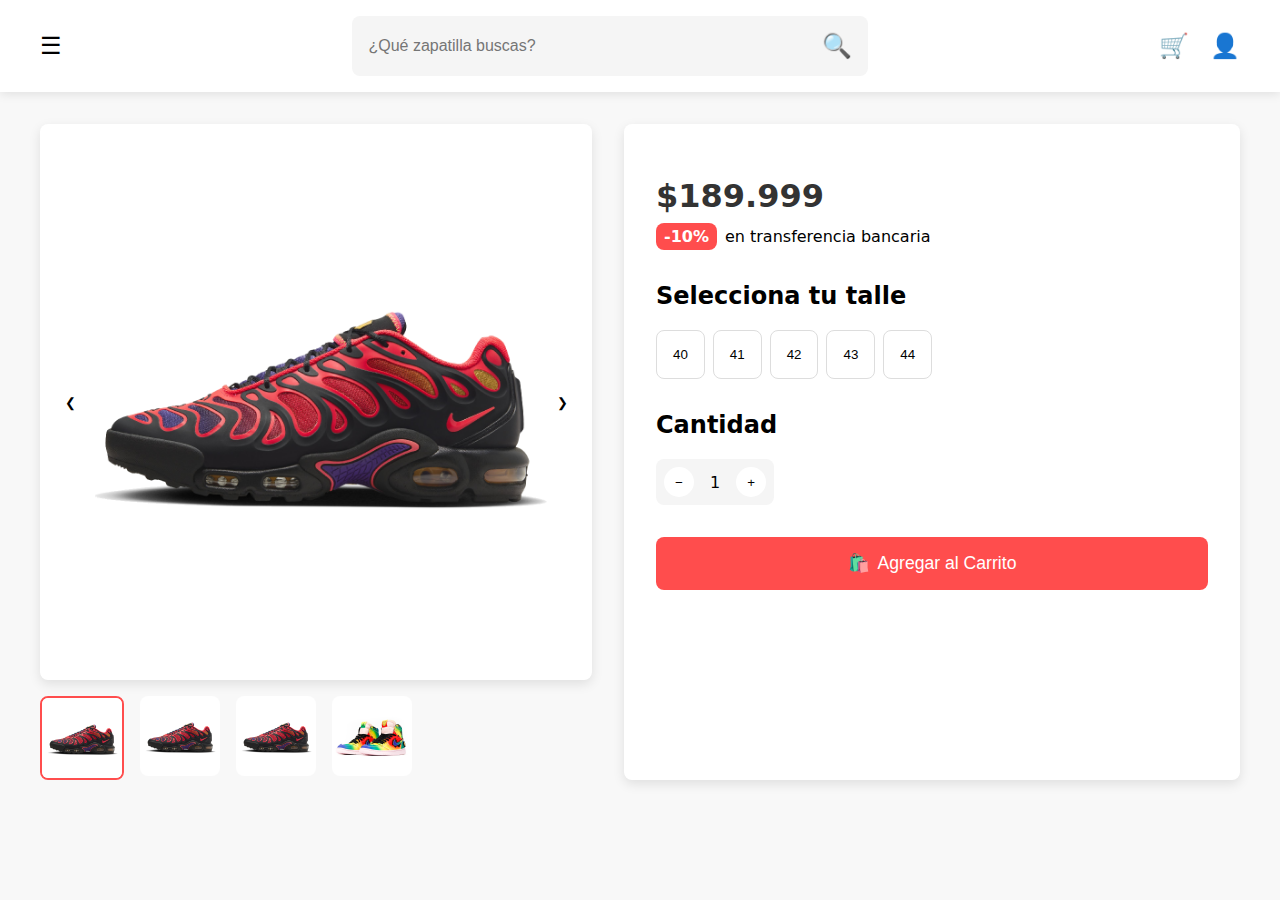
<file: Compra.html>
<!DOCTYPE html>
<html lang="en">
<head>
    <meta charset="UTF-8">
    <meta name="viewport" content="width=device-width, initial-scale=1.0">
    <title>Compra</title>
    <link rel="stylesheet" href="Css/Compra.css">
</head>
<body>
    <header>
        <button class="menu-btn" aria-label="Menú">
            <span class="icon">☰</span>
        </button>
        <div class="search-bar">
            <input type="text" placeholder="¿Qué zapatilla buscas?" aria-label="Buscar Modelo" id="searchInput">
            <button class="search-btn" aria-label="Buscar">🔍</button>
        </div>
        <div class="header-controls">
            <button class="cart-btn" aria-label="Carrito de compras">🛒</button>
            <button class="user-btn" aria-label="Mi cuenta">👤</button>
        </div>
    </header>
    <main>
        <div class="product-container">
            <div class="product-image">
                <div class="carousel">
                    <button class="carousel-button prev" aria-label="Anterior">❮</button>
                    <img src="Src/yajirobe.webp" alt="Nike Dunk High Blue 98" width="400" height="400" id="mainImage">
                    <button class="carousel-button next" aria-label="Siguiente">❯</button>
                </div>
                <div class="thumbnail-container">
                    <img class="thumbnail active" src="Src/yajirobe.webp" alt="Miniatura 1" onclick="changeImage(0)">
                    <img class="thumbnail" src="Src/yajirobe.webp" alt="Miniatura 2" onclick="changeImage(1)">
                    <img class="thumbnail" src="Src/yajirobe.webp" alt="Miniatura 3" onclick="changeImage(2)">
                    <img class="thumbnail" src="Src/niki 4.png" alt="Miniatura 4" onclick="changeImage(3)">
                </div>
            </div>
            <div class="product-details">
                <h1 id="numeroelasapayita" class="product-title"></h1>
                <div class="price-container">
                    <p id="precio" class="main-price"><strong>$189.999</strong></p>
                    <p class="discount-notice">
                        <span class="discount-badge">-10%</span>
                        <span class="discount-text">en transferencia bancaria</span>
                    </p>
                </div>
                
                <div class="product-options">
                    <div class="size-section">
                        <h2>Selecciona tu talle</h2>
                        <div class="size-selector">
                            <button class="size-button" data-size="40">40</button>
                            <button class="size-button" data-size="41">41</button>
                            <button class="size-button" data-size="42">42</button>
                            <button class="size-button" data-size="43">43</button>
                            <button class="size-button" data-size="44">44</button>
                        </div>
                    </div>
                    
                    <div class="quantity-section">
                        <h2>Cantidad</h2>
                        <div class="quantity-selector">
                            <button class="quantity-button" aria-label="Disminuir cantidad" id="decreaseQuantity">−</button>
                            <span id="quantity" class="quantity-display">1</span>
                            <button class="quantity-button" aria-label="Aumentar cantidad" id="increaseQuantity">+</button>
                        </div>
                    </div>
                </div>
                
                <button class="add-to-cart-btn" id="addToCart">
                    <span class="cart-icon">🛍️</span>
                    Agregar al Carrito
                </button>
            </div>
        </div>
    </main>
    <!-- Agregar el pop-up -->
    <div class="popup" id="cartPopup">
        <div class="popup-content">
            <p>El producto fue agregado al carrito</p>
            <div class="popup-buttons">
                <button class="popup-button" id="goToCart">Ir al Carrito</button>
                <button class="popup-button" id="continueShopping">Seguir Comprando</button>
            </div>
        </div>
    </div>
    <script src="Js/Compra.js?v=1.0.1"></script> 
    <script src="Js/carrusel.js?v=1.0.1"></script>
</body>
</html>
</file>
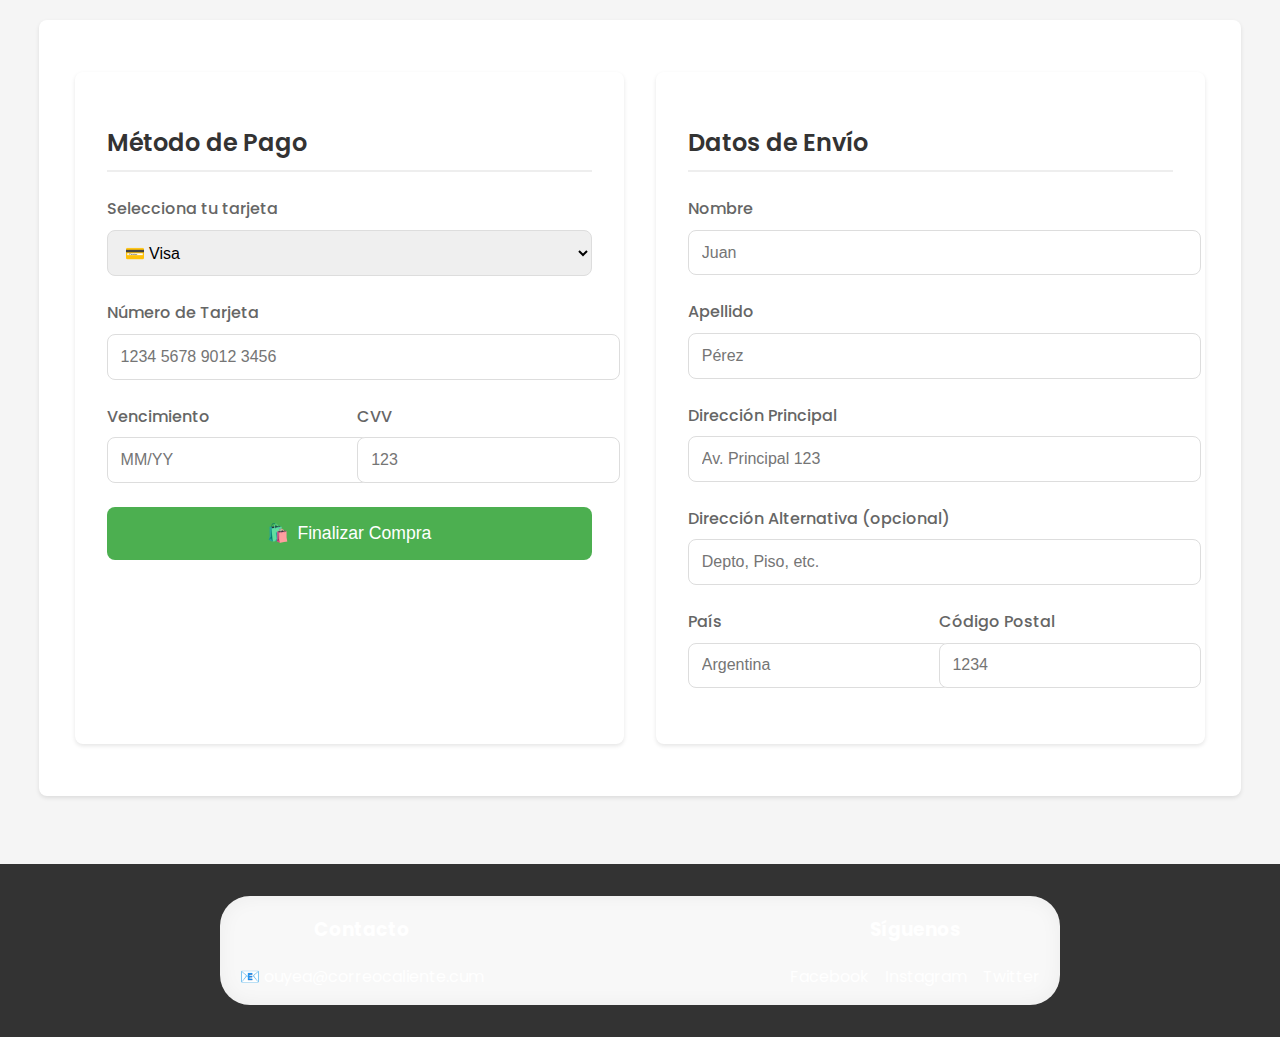
<file: InformacionCompra.html>
<!DOCTYPE html>
<html lang="es">
<head>
    <meta charset="UTF-8">
    <meta name="viewport" content="width=device-width, initial-scale=1.0">
    <title>Información de Compra</title>
    <link rel="stylesheet" href="Css/stylesheet.css">
    <link rel="stylesheet" href="Css/Header.css">
    <link rel="stylesheet" href="Css/comprafinal.css">
    <link href="https://fonts.googleapis.com/css2?family=Poppins:wght@400;500;600&display=swap" rel="stylesheet">
    <script src="Js/InfoCompra.js" defer></script>
</head>
<body>
    <main>
        <div class="formulario-compra">
            <div class="metodo-compra">
                <h2><i class="fas fa-credit-card"></i> Método de Pago</h2>
                <form id="formularioCompra" onsubmit="return validarFormulario(event)">
                    <div class="form-group">
                        <label for="metodo-pago">Selecciona tu tarjeta</label>
                        <select id="metodo-pago" name="metodo-pago">
                            <option value="visa">💳 Visa</option>
                            <option value="mastercard">💳 MasterCard</option>
                        </select>
                    </div>

                    <div class="form-group">
                        <label for="numero-tarjeta">Número de Tarjeta</label>
                        <input type="text" id="numero-tarjeta" name="numero-tarjeta" placeholder="1234 5678 9012 3456">
                    </div>

                    <div class="tarjeta-detalles">
                        <div class="form-group half">
                            <label for="fecha-vencimiento">Vencimiento</label>
                            <input type="text" id="fecha-vencimiento" name="fecha-vencimiento" placeholder="MM/YY">
                        </div>
                        <div class="form-group half">
                            <label for="codigo-seguridad">CVV</label>
                            <input type="text" id="codigo-seguridad" name="codigo-seguridad" placeholder="123">
                        </div>
                    </div>

                    <button type="submit" class="btn-finalizar">
                        <span class="icon">🛍️</span>
                        Finalizar Compra
                    </button>
                </form>
            </div>

            <div class="datos-compra">
                <h2><i class="fas fa-shipping-fast"></i> Datos de Envío</h2>
                <form>
                    <div class="nombre-apellido">
                        <div class="form-group">
                            <label for="nombre">Nombre</label>
                            <input type="text" id="nombre" name="nombre" placeholder="Juan">
                        </div>
                        <div class="form-group">
                            <label for="apellido">Apellido</label>
                            <input type="text" id="apellido" name="apellido" placeholder="Pérez">
                        </div>
                    </div>

                    <div class="form-group">
                        <label for="direccion1">Dirección Principal</label>
                        <input type="text" id="direccion1" name="direccion1" placeholder="Av. Principal 123">
                    </div>

                    <div class="form-group">
                        <label for="direccion2">Dirección Alternativa (opcional)</label>
                        <input type="text" id="direccion2" name="direccion2" placeholder="Depto, Piso, etc.">
                    </div>

                    <div class="ubicacion-detalles">
                        <div class="form-group">
                            <label for="pais">País</label>
                            <input type="text" id="pais" name="pais" placeholder="Argentina">
                        </div>
                        <div class="form-group">
                            <label for="codigo">Código Postal</label>
                            <input type="text" id="codigo" name="codigo" placeholder="1234">
                        </div>
                    </div>
                </form>
            </div>
        </div>

        <div class="popup" id="compraExitosa">
            <div class="popup-content">
                <div class="success-icon">✨</div>
                <h2>¡GRACIAS POR TU COMPRA!</h2>
                <p>Tu pedido ha sido procesado con éxito</p>
                <a href="index.html" id="seguirComprando" class="btn-seguir">Seguir Comprando</a>
            </div>
        </div>
    </main>

    <footer>
        <div class="container">
            <div class="footer-section">
                <h3>Contacto</h3>
                <p>📧 ouyea@correocaliente.cum</p>
            </div>
            <div class="footer-section">
                <h3>Síguenos</h3>
                <div class="social-links">
                    <a href="#" class="social-link">Facebook</a>
                    <a href="#" class="social-link">Instagram</a>
                    <a href="#" class="social-link">Twitter</a>
                </div>
            </div>
        </div>
    </footer>
</body>
</html>
</file>
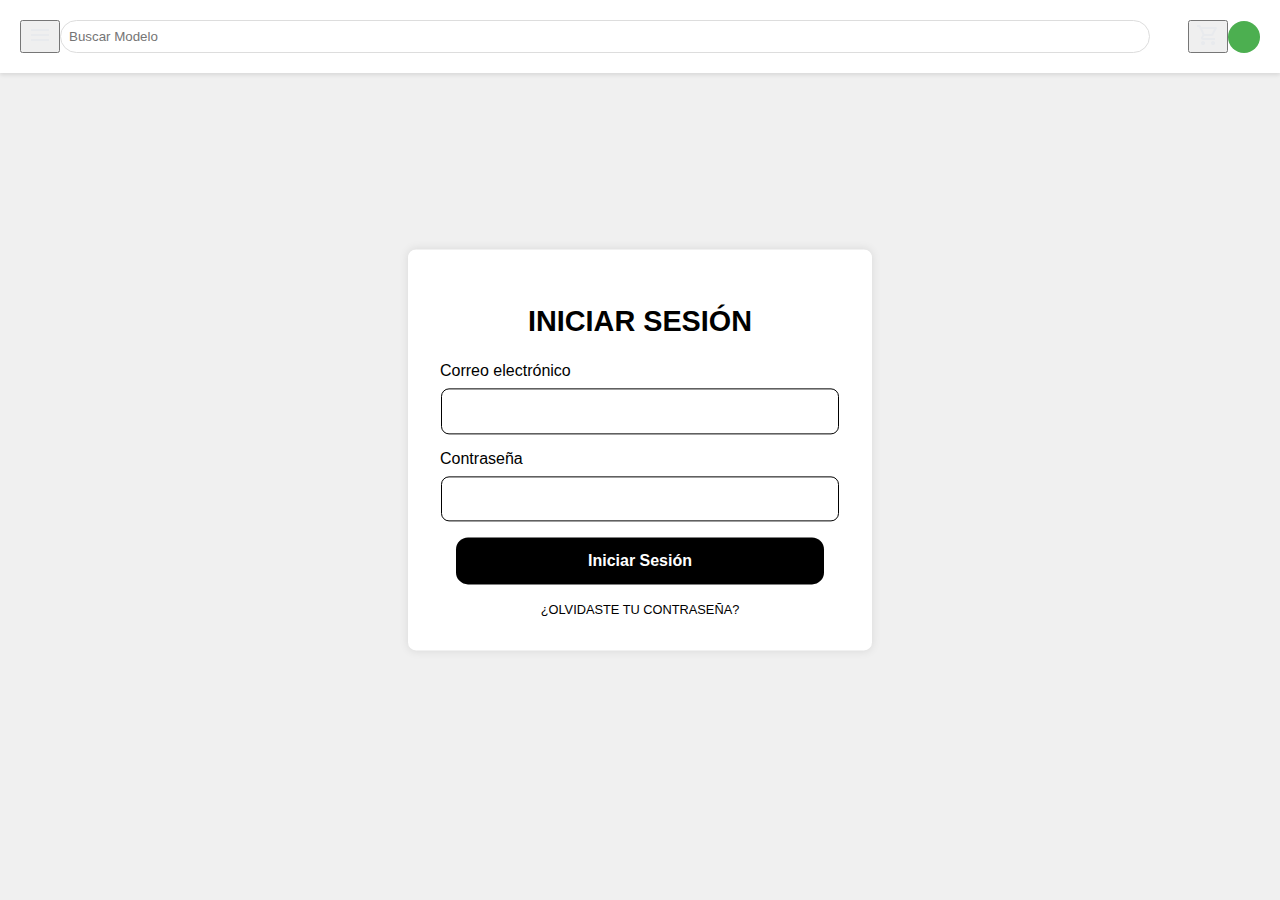
<file: login.html>
<!DOCTYPE html>
<html lang="es">
<head>
    <meta charset="UTF-8">
    <meta name="viewport" content="width=device-width, initial-scale=1.0">
    <title>Iniciar Sesión</title>
    <link rel="stylesheet" href="Css/login.css">
    <link rel="stylesheet" href="Css/Header.css">
    <script src="Js/hambur.js"></script>
    <script src="Js/menu.js"></script>
</head>
<body>
    <!-- Agregar el header -->
    <header>
        <button id="menu-btn" aria-label="Menú"><svg xmlns="http://www.w3.org/2000/svg" height="24px" viewBox="0 -960 960 960" width="24px" fill="#e8eaed"><path d="M120-240v-80h720v80H120Zm0-200v-80h720v80H120Zm0-200v-80h720v80H120Z"/></svg></button>
        <div class="search-bar">
            <input type="text" placeholder="Buscar Modelo" aria-label="Buscar Modelo" id="searchInput">
        </div>
        <button aria-label="Carrito de compras"><svg xmlns="http://www.w3.org/2000/svg" height="24px" viewBox="0 -960 960 960" width="24px" fill="#e8eaed"><path d="M280-80q-33 0-56.5-23.5T200-160q0-33 23.5-56.5T280-240q33 0 56.5 23.5T360-160q0 33-23.5 56.5T280-80Zm400 0q-33 0-56.5-23.5T600-160q0-33 23.5-56.5T680-240q33 0 56.5 23.5T760-160q0 33-23.5 56.5T680-80ZM246-720l96 200h280l110-200H246Zm-38-80h590q23 0 35 20.5t1 41.5L692-482q-11 20-29.5 31T622-440H324l-44 80h480v80H280q-45 0-68-39.5t-2-78.5l54-98-144-304H40v-80h130l38 80Zm134 280h280-280Z"/></svg></button>
        <div class="user-icon" role="img" aria-label="Icono de usuario"></div>
    </header>

    <!-- Agregar el menú hamburguesa -->
    <nav id="hamburger-menu" class="hamburger-menu">
        <ul>
            <li><a href="#">Inicio</a></li>
            <li class="has-submenu">
                <a href="#" id="productos-link">Productos</a>
                <ul class="submenu" id="productos-submenu">
                    <li><a href="#" data-marca="nike">Nike</a></li>
                    <li><a href="#" data-marca="adidas">Adidas</a></li>
                </ul>
            </li>
            <li><a href="#">Sobre nosotros</a></li>
            <li><a href="#">Contacto</a></li>
        </ul>
    </nav>

    <!-- Contenido existente del login -->
    <div class="login-container">
        <h2>Iniciar Sesión</h2>
        <form action="/login" method="POST">
            <div class="form-group">
                <label for="email">Correo electrónico</label>
                <input type="email" id="email" name="email" required>
            </div>
            <div class="form-group">
                <label for="password">Contraseña</label>
                <input type="password" id="password" name="password" required>
            </div>
            <button type="submit" class="btn-login">Iniciar Sesión</button>
        </form>
        <div class="forgot-password">
            <a href="#">¿Olvidaste tu contraseña?</a>
        </div>
    </div>
</body>
</html>
</file>
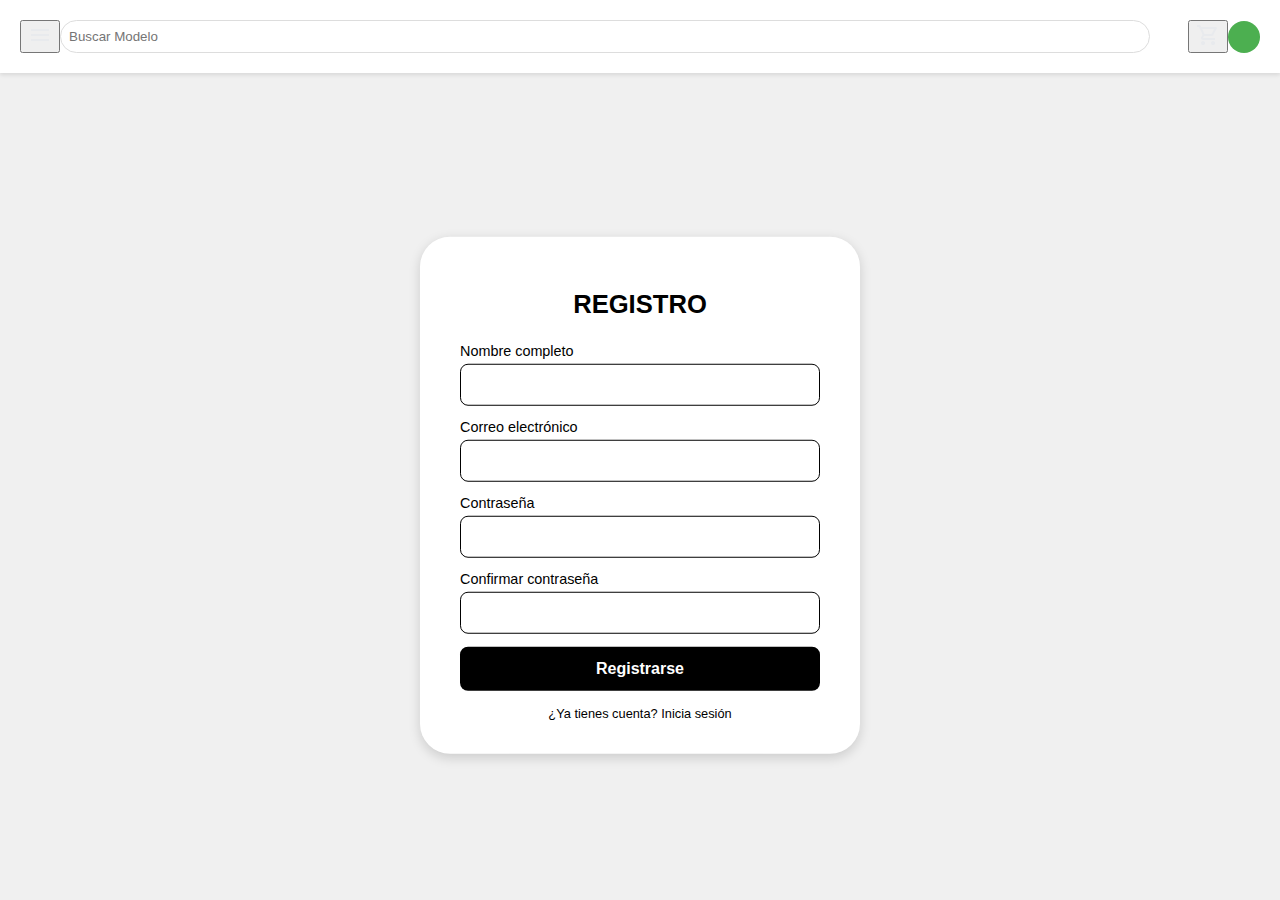
<file: register.html>
<!DOCTYPE html>
<html lang="es">
<head>
    <meta charset="UTF-8">
    <meta name="viewport" content="width=device-width, initial-scale=1.0">
    <title>Registro</title>
    <link rel="stylesheet" href="Css/login.css">
    <link rel="stylesheet" href="Css/Header.css">
    <link rel="stylesheet" href="Css/register.css">
    <script src="Js/hambur.js"></script>
    <script src="Js/menu.js"></script>
</head>
<body>
    <!-- Header igual al login -->
    <header>
        <button id="menu-btn" aria-label="Menú"><svg xmlns="http://www.w3.org/2000/svg" height="24px" viewBox="0 -960 960 960" width="24px" fill="#e8eaed"><path d="M120-240v-80h720v80H120Zm0-200v-80h720v80H120Zm0-200v-80h720v80H120Z"/></svg></button>
        <div class="search-bar">
            <input type="text" placeholder="Buscar Modelo" aria-label="Buscar Modelo" id="searchInput">
        </div>
        <button aria-label="Carrito de compras"><svg xmlns="http://www.w3.org/2000/svg" height="24px" viewBox="0 -960 960 960" width="24px" fill="#e8eaed"><path d="M280-80q-33 0-56.5-23.5T200-160q0-33 23.5-56.5T280-240q33 0 56.5 23.5T360-160q0 33-23.5 56.5T280-80Zm400 0q-33 0-56.5-23.5T600-160q0-33 23.5-56.5T680-240q33 0 56.5 23.5T760-160q0 33-23.5 56.5T680-80ZM246-720l96 200h280l110-200H246Zm-38-80h590q23 0 35 20.5t1 41.5L692-482q-11 20-29.5 31T622-440H324l-44 80h480v80H280q-45 0-68-39.5t-2-78.5l54-98-144-304H40v-80h130l38 80Zm134 280h280-280Z"/></svg></button>
        <div class="user-icon" role="img" aria-label="Icono de usuario"></div>
    </header>

    <!-- Menú hamburguesa igual al login -->
    <nav id="hamburger-menu" class="hamburger-menu">
        <ul>
            <li><a href="#">Inicio</a></li>
            <li class="has-submenu">
                <a href="#" id="productos-link">Productos</a>
                <ul class="submenu" id="productos-submenu">
                    <li><a href="#" data-marca="nike">Nike</a></li>
                    <li><a href="#" data-marca="adidas">Adidas</a></li>
                </ul>
            </li>
            <li><a href="#">Sobre nosotros</a></li>
            <li><a href="#">Contacto</a></li>
        </ul>
    </nav>

    <!-- Contenedor de registro -->
    <div class="login-container register-container">
        <h2>Registro</h2>
        <form action="/register" method="POST">
            <div class="form-group">
                <label for="nombre">Nombre completo</label>
                <input type="text" id="nombre" name="nombre" required>
            </div>
            <div class="form-group">
                <label for="email">Correo electrónico</label>
                <input type="email" id="email" name="email" required>
            </div>
            <div class="form-group">
                <label for="password">Contraseña</label>
                <input type="password" id="password" name="password" required>
            </div>
            <div class="form-group">
                <label for="confirm-password">Confirmar contraseña</label>
                <input type="password" id="confirm-password" name="confirm-password" required>
            </div>
            <button type="submit" class="btn-login">Registrarse</button>
        </form>
        <div class="login-link">
            <a href="login.html">¿Ya tienes cuenta? Inicia sesión</a>
        </div>
    </div>
</body>
</html>
</file>
<file: Css/Compra.css>
/* Variables globales */
:root {
    --primary-color: #333;
    --accent-color: #ff4d4d;
    --background-color: #f8f8f8;
    --border-radius: 8px;
    --transition: all 0.3s ease;
}

/* Estilos generales */
body {
    margin: 0;
    font-family: 'Segoe UI', system-ui, sans-serif;
    background-color: var(--background-color);
}

/* Header */
header {
    display: flex;
    justify-content: space-between;
    align-items: center;
    padding: 1rem 2rem;
    background-color: white;
    box-shadow: 0 2px 10px rgba(0,0,0,0.1);
    position: sticky;
    top: 0;
    z-index: 100;
}

.menu-btn, .cart-btn, .user-btn, .search-btn {
    background: none;
    border: none;
    font-size: 1.5rem;
    cursor: pointer;
    padding: 0.5rem;
    transition: var(--transition);
}

.menu-btn:hover, .cart-btn:hover, .user-btn:hover {
    transform: scale(1.1);
    color: var(--accent-color);
}

.search-bar {
    display: flex;
    align-items: center;
    flex: 0 1 500px;
    background: #f5f5f5;
    border-radius: var(--border-radius);
    padding: 0.5rem;
}

.search-bar input {
    border: none;
    background: none;
    padding: 0.5rem;
    width: 100%;
    font-size: 1rem;
    outline: none;
}

/* Producto */
.product-container {
    display: flex;
    gap: 2rem;
    max-width: 1200px;
    margin: 2rem auto;
    padding: 0 1rem;
}

.product-image {
    flex: 1;
}

.carousel {
    position: relative;
    background: white;
    border-radius: var(--border-radius);
    padding: 1rem;
    box-shadow: 0 4px 12px rgba(0,0,0,0.1);
}

.carousel img {
    width: 100%;
    height: auto;
    object-fit: contain;
}

.carousel-button {
    position: absolute;
    top: 50%;
    transform: translateY(-50%);
    background: rgba(255,255,255,0.8);
    border: none;
    border-radius: 50%;
    width: 40px;
    height: 40px;
    cursor: pointer;
    transition: var(--transition);
}

.carousel-button:hover {
    background: white;
    box-shadow: 0 2px 8px rgba(0,0,0,0.2);
}

.prev { left: 10px; }
.next { right: 10px; }

.thumbnail-container {
    display: flex;
    gap: 1rem;
    margin-top: 1rem;
}

.thumbnail {
    width: 80px;
    height: 80px;
    object-fit: cover;
    border-radius: var(--border-radius);
    cursor: pointer;
    transition: var(--transition);
}

.thumbnail:hover, .thumbnail.active {
    border: 2px solid var(--accent-color);
}

/* Detalles del producto */
.product-details {
    flex: 1;
    padding: 2rem;
    background: white;
    border-radius: var(--border-radius);
    box-shadow: 0 4px 12px rgba(0,0,0,0.1);
}

.product-title {
    font-size: 2rem;
    margin-bottom: 1rem;
}

.price-container {
    margin-bottom: 2rem;
}

.main-price {
    font-size: 2rem;
    color: var(--primary-color);
    margin: 0;
}

.discount-notice {
    display: flex;
    align-items: center;
    gap: 0.5rem;
    margin-top: 0.5rem;
}

.discount-badge {
    background: var(--accent-color);
    color: white;
    padding: 0.25rem 0.5rem;
    border-radius: var(--border-radius);
    font-weight: bold;
}

/* Selectores de talla y cantidad */
.size-section, .quantity-section {
    margin-bottom: 2rem;
}

.size-selector {
    display: flex;
    gap: 0.5rem;
    flex-wrap: wrap;
}

.size-button {
    padding: 1rem;
    border: 1px solid #ddd;
    background: white;
    border-radius: var(--border-radius);
    cursor: pointer;
    transition: var(--transition);
}

.size-button:hover, .size-button.active {
    background: var(--primary-color);
    color: white;
    border-color: var(--primary-color);
}

.quantity-selector {
    display: flex;
    align-items: center;
    gap: 1rem;
    background: #f5f5f5;
    padding: 0.5rem;
    border-radius: var(--border-radius);
    width: fit-content;
}

.quantity-button {
    background: white;
    border: none;
    width: 30px;
    height: 30px;
    border-radius: 50%;
    cursor: pointer;
    transition: var(--transition);
}

.quantity-button:hover {
    background: var(--primary-color);
    color: white;
}

/* Botón de agregar al carrito */
.add-to-cart-btn {
    width: 100%;
    padding: 1rem;
    background: var(--accent-color);
    color: white;
    border: none;
    border-radius: var(--border-radius);
    font-size: 1.1rem;
    cursor: pointer;
    transition: var(--transition);
    display: flex;
    align-items: center;
    justify-content: center;
    gap: 0.5rem;
}

.add-to-cart-btn:hover {
    transform: translateY(-2px);
    box-shadow: 0 4px 12px rgba(255,77,77,0.3);
}

/* Pop-up */
.popup {
    display: none;
    position: fixed;
    top: 0;
    left: 0;
    width: 100%;
    height: 100%;
    background: rgba(0,0,0,0.5);
    z-index: 1000;
}

.popup-content {
    position: absolute;
    top: 50%;
    left: 50%;
    transform: translate(-50%, -50%);
    background: white;
    padding: 2rem;
    border-radius: var(--border-radius);
    text-align: center;
}

.popup-buttons {
    display: flex;
    gap: 1rem;
    justify-content: center;
    margin-top: 1rem;
}

.popup-button {
    padding: 0.75rem 1.5rem;
    border: none;
    border-radius: var(--border-radius);
    cursor: pointer;
    transition: var(--transition);
}

#goToCart {
    background: var(--accent-color);
    color: white;
}

#continueShopping {
    background: #f5f5f5;
    color: var(--primary-color);
}

.popup-button:hover {
    transform: translateY(-2px);
    box-shadow: 0 2px 8px rgba(0,0,0,0.1);
}

/* Responsive */
@media (max-width: 768px) {
    .product-container {
        flex-direction: column;
    }
    
    .search-bar {
        display: none;
    }
    
    .header-controls {
        margin-left: auto;
    }
}
</file>
<file: Css/stylesheet.css>
:root {
    --primary-color: #333;
    --accent-color: #ff4d4d;
    --background-color: #f8f8f8;
    --border-radius: 8px;
    --transition: all 0.3s ease;
}

body {
    margin: 0;
    font-family: 'Segoe UI', system-ui, sans-serif;
    background-color: var(--background-color);
}

/* Header Styles */
header {
    display: flex;
    justify-content: space-between;
    align-items: center;
    padding: 1rem 2rem;
    background-color: white;
    box-shadow: 0 2px 10px rgba(0,0,0,0.1);
    position: sticky;
    top: 0;
    z-index: 100;
}

.menu-btn, .cart-btn, .user-btn, .search-btn {
    background: none;
    border: none;
    font-size: 1.5rem;
    cursor: pointer;
    padding: 0.5rem;
    transition: var(--transition);
}

.menu-btn:hover, .cart-btn:hover, .user-btn:hover {
    transform: scale(1.1);
    color: var(--accent-color);
}

.search-bar {
    display: flex;
    align-items: center;
    flex: 0 1 500px;
    background: #f5f5f5;
    border-radius: var(--border-radius);
    padding: 0.5rem;
}

.search-bar input {
    border: none;
    background: none;
    padding: 0.5rem;
    width: 100%;
    font-size: 1rem;
    outline: none;
}

/* Estilos para el botón hamburguesa y el menú */
.menu-btn {
    position: relative;
    display: flex;
    flex-direction: column;
    justify-content: center;
    align-items: center;
    width: 40px;
    height: 40px;
    background: transparent;
    border: none;
    cursor: pointer;
    padding: 0;
    z-index: 10;
}

.menu-btn__burger,
.menu-btn__burger::before,
.menu-btn__burger::after {
    content: '';
    display: block;
    width: 25px;
    height: 3px;
    background-color: #333;
    border-radius: 3px;
    transition: all 0.3s ease-in-out;
    position: absolute;
}

.menu-btn__burger {
    transform: translateY(0);
}

.menu-btn__burger::before {
    transform: translateY(-8px);
}

.menu-btn__burger::after {
    transform: translateY(8px);
}

/* Animación cuando el menú está abierto */
.menu-btn.open .menu-btn__burger {
    background-color: transparent;
}

.menu-btn.open .menu-btn__burger::before {
    transform: rotate(45deg) translate(0, 0);
}

.menu-btn.open .menu-btn__burger::after {
    transform: rotate(-45deg) translate(0, 0);
}

/* Estilos del menú */
.hamburger-menu {
    position: fixed;
    top: 60px;
    left: -100%;
    width: 300px;
    height: calc(100vh - 60px);
    background: white;
    padding: 2rem;
    box-shadow: 2px 0 10px rgba(0,0,0,0.1);
    transition: 0.5s ease-in-out;
    z-index: 1000;
}

.hamburger-menu.active {
    left: 0;
}

.hamburger-menu ul {
    list-style: none;
    padding: 0;
    margin: 0;
}

.hamburger-menu li {
    margin: 1.5rem 0;
}

.hamburger-menu a {
    text-decoration: none;
    color: #333;
    font-size: 1.2rem;
    font-weight: 500;
    transition: color 0.3s ease;
    display: block;
    padding: 0.5rem 0;
}

.hamburger-menu a:hover {
    color: var(--accent-color);
}

/* Submenu */
.submenu {
    display: none;
    padding-left: 1rem;
}

.submenu.active {
    display: block;
}

.has-submenu > a::after {
    content: '▼';
    margin-left: 0.5rem;
    font-size: 0.8rem;
}

/* Product Grid */
.container {
    max-width: 1400px;
    margin: 3rem auto;
    padding: 0 2rem;
    background: #f8f8f8;
    border-radius: 30px;
    box-shadow: inset 0 0 20px rgba(0,0,0,0.05);
}

.shoe-grid {
    display: grid;
    grid-template-columns: repeat(auto-fill, minmax(280px, 1fr));
    gap: 2.5rem;
    padding: 2rem;
}

.shoe-card {
    background: white;
    border-radius: 20px;
    padding: 1.5rem;
    box-shadow: 0 10px 20px rgba(0,0,0,0.08);
    transition: all 0.4s cubic-bezier(0.175, 0.885, 0.32, 1.275);
    display: flex;
    flex-direction: column;
    align-items: center;
    text-align: center;
    height: 400px;
    position: relative;
}

.shoe-card:hover {
    transform: translateY(-12px) scale(1.02);
    box-shadow: 0 15px 30px rgba(0,0,0,0.12);
}

.shoe-card img {
    width: 100%;
    height: 180px;
    object-fit: contain;
    transition: transform 0.4s ease;
    margin-bottom: 1rem;
}

.shoe-card:hover img {
    transform: scale(1.08) rotate(-2deg);
}

.shoe-card h3 {
    font-size: 1.2rem;
    color: #333;
    margin: 0.5rem 0;
    font-weight: 600;
    line-height: 1.2;
    display: -webkit-box;
    -webkit-line-clamp: 2;
    -webkit-box-orient: vertical;
    overflow: hidden;
}

.shoe-card .price {
    font-size: 1.2rem;
    color: #ff4d4d;
    font-weight: bold;
    margin: 0.5rem 0 1.2rem 0;
}

.shoe-card .comprar {
    position: absolute;
    bottom: 1.5rem;
    left: 1.5rem;
    right: 1.5rem;
    width: calc(100% - 3rem);
    background: #ff4d4d;
    color: white;
    border: none;
    padding: 0.9rem;
    border-radius: 12px;
    font-size: 1rem;
    font-weight: 500;
    cursor: pointer;
    transition: all 0.3s ease;
    display: flex;
    align-items: center;
    justify-content: center;
    gap: 8px;
}

.comprar::before {
    content: '';
    display: inline-block;
    width: 20px;
    height: 20px;
    background-image: url('data:image/svg+xml,<svg xmlns="http://www.w3.org/2000/svg" fill="white" viewBox="0 0 24 24"><path d="M19 7h-3V6a4 4 0 0 0-8 0v1H5a1 1 0 0 0-1 1v11a3 3 0 0 0 3 3h10a3 3 0 0 0 3-3V8a1 1 0 0 0-1-1zm-9-1a2 2 0 1 1 4 0v1h-4V6zm8 13a1 1 0 0 1-1 1H7a1 1 0 0 1-1-1V9h2v1a1 1 0 1 0 2 0V9h4v1a1 1 0 0 0 2 0V9h2v10z"/></svg>');
    background-repeat: no-repeat;
    background-position: center;
    background-size: contain;
}

.comprar:hover {
    background: #ff3333;
    transform: translateY(-2px);
}

.comprar:active {
    transform: translateY(1px);
}

/* Precio */
.shoe-card .price {
    color: #333;
    font-size: 1.2rem;
    font-weight: 600;
    margin: 0.5rem 0;
}

/* Animación del precio al hover de la tarjeta */
.shoe-card:hover .price {
    animation: priceJump 0.5s ease;
}

@keyframes priceJump {
    0%, 100% { transform: translateY(0); }
    50% { transform: translateY(-5px) scale(1.05); }
}

/* Badges para ofertas o novedades */
.shoe-card .badge {
    position: absolute;
    top: 1rem;
    right: 1rem;
    background: #ffeb3b;
    color: #333;
    padding: 0.5rem 1rem;
    border-radius: 15px;
    font-weight: bold;
    font-size: 0.9rem;
    transform: rotate(3deg);
}

/* Animación de hover para el precio */
.shoe-card:hover .price {
    animation: bounce 0.5s ease;
}

@keyframes bounce {
    0%, 100% { transform: translateY(0); }
    50% { transform: translateY(-5px); }
}

/* Cart Popup */
.cart-popup {
    display: none;
    position: fixed;
    top: 60px;
    right: 1rem;
    background: white;
    border-radius: var(--border-radius);
    box-shadow: 0 4px 12px rgba(0,0,0,0.15);
    width: 300px;
    z-index: 1000;
}

.cart-popup.active {
    display: block;
}

.cart-popup-content {
    padding: 1rem;
}

.cart-button-ir {
    width: 100%;
    padding: 0.75rem;
    background: var(--accent-color);
    color: white;
    border: none;
    border-radius: var(--border-radius);
    cursor: pointer;
    transition: var(--transition);
}

.cart-button-ir:hover {
    background: #ff3333;
}

/* Responsive Design */
@media (max-width: 768px) {
    .search-bar {
        display: none;
    }

    .header-controls {
        margin-left: auto;
    }

    .hamburger-menu {
        width: 100%;
    }

    .shoe-grid {
        grid-template-columns: repeat(auto-fill, minmax(240px, 1fr));
        gap: 1.5rem;
        padding: 1rem;
    }

    .shoe-card {
        padding: 1rem;
    }

    .shoe-card h3 {
        font-size: 1.2rem;
    }

    .shoe-card .price {
        font-size: 1.3rem;
    }

    .shoe-card .comprar {
        padding: 0.6rem 1.5rem;
        font-size: 0.9rem;
    }
}
</file>
<file: Css/Header.css>
body {
    font-family: Arial, sans-serif;
    margin: 0;
    padding: 0;
    background-color: #f0f0f0;
    display: flex;
    flex-direction: column;
    min-height: 100vh;
}
header {
    background-color: white;
    padding: 20px;
    display: flex;
    flex-wrap: wrap;
    justify-content: space-between;
    align-items: center;
    box-shadow: 0 2px 4px rgba(0,0,0,0.1);
}
.search-bar {
    flex-grow: 1;
    margin: 0px;

}
.search-bar input {
    width: 95%;
    padding: 8px;
    border-radius: 20px;
    border: 1px solid #ddd;
}
.user-icon {
    width: 32px;
    height: 32px;
    background-color: #4CAF50;
    border-radius: 50%;
}
main {
    max-width: 1200px;
    margin: 20px auto;
    padding: 20px;
    background-color: white;
    border-radius: 8px;
    box-shadow: 0 2px 4px rgba(0,0,0,0.1);
    flex-grow: 1;
}
.product-container {
    display: flex;
    flex-wrap: wrap;
}
.product-image {
    flex: 1 1 300px;
}
.product-image img {
    max-width: 100%;
    height: auto;
}
.thumbnail-container {
    display: flex;
    gap: 10px;
    margin-top: 10px;
}
.thumbnail {
    width: 60px;
    height: 60px;
    background-color: #ddd;
    cursor: pointer;
}
.product-details {
    flex: 1 1 300px;
    padding: 0 20px;
}
.size-selector {
    display: flex;
    gap: 10px;
    margin-top: 10px;
}
.size-button {
    width: 40px;
    height: 40px;
    border-radius: 50%;
    border: 1px solid #000;
    background-color: white;
    cursor: pointer;
}
.size-button.selected {
    background-color: black;
    color: white;
}
.quantity-selector {
    display: flex;
    align-items: center;
    gap: 10px;
    margin-top: 10px;
}
.quantity-button {
    width: 30px;
    height: 30px;
    border-radius: 50%;
    border: none;
    background-color: #f0f0f0;
    cursor: pointer;
}
.add-to-cart {
    width: 100%;
    padding: 10px;
    background-color: black;
    color: white;
    border: none;
    border-radius: 20px;
    cursor: pointer;
    margin-top: 20px;
}

.hamburger-menu {
    display: none;
    position: fixed;
    top: 60px; /* Ajusta según la altura de tu header */
    left: 0;
    width: 250px;
    height: 100%;
    background-color: #f1f1f1;
    padding: 20px;
    box-shadow: 2px 0 5px rgba(0,0,0,0.1);
}

.hamburger-menu.active {
    display: block;
}

.hamburger-menu ul {
    list-style-type: none;
    padding: 0;
}

.hamburger-menu ul li {
    margin-bottom: 10px;
}

.hamburger-menu ul li a {
    text-decoration: none;
    color: #333;
    font-size: 18px;
}

.hamburger-menu .submenu {
    display: none;
    padding-left: 20px;
}

.hamburger-menu .submenu.active {
    display: block;
}

.hamburger-menu .has-submenu > a::after {
    content: '▼';
    margin-left: 5px;
    font-size: 0.8em;
}

.hamburger-menu .has-submenu > a.active::after {
    content: '▲';
}

footer {
    background-color: #333;
    color: white;
    padding: 10px 0;
    width: 100%;
    margin-top: auto;
}

footer .container {
    display: flex;
    justify-content: space-between;
    max-width: 800px;
    margin: 0 auto;
    padding: 0 20px;
} 

@media (max-width: 768px) {
    .shoe-grid {
        grid-template-columns: repeat(2, 1fr);
    }

    footer .container {
        flex-direction: column;
        align-items: center;
    }

    footer .container > div {
        margin-bottom: 10px;
    }
}

.submenu {
    display: none;
    padding-left: 20px;
}

.submenu.active {
    display: block;
}

.has-submenu > a::after {
    content: '▼';
    margin-left: 5px;
    font-size: 0.8em;
}

.has-submenu > a.active::after {
    content: '▲';
}
</file>
<file: Css/comprafinal.css>
:root {
    --primary-color: #4CAF50;
    --secondary-color: #2196F3;
    --error-color: #f44336;
    --text-color: #333;
    --border-radius: 8px;
    --box-shadow: 0 2px 4px rgba(0,0,0,0.1);
}

body {
    font-family: 'Poppins', sans-serif;
    line-height: 1.6;
    background-color: #f5f5f5;
    color: var(--text-color);
}

.formulario-compra {
    display: flex;
    gap: 2rem;
    max-width: 1200px;
    margin: 2rem auto;
    padding: 0 1rem;
}

.metodo-compra, .datos-compra {
    flex: 1;
    background: white;
    padding: 2rem;
    border-radius: var(--border-radius);
    box-shadow: var(--box-shadow);
}

h2 {
    color: var(--text-color);
    margin-bottom: 1.5rem;
    font-weight: 600;
    border-bottom: 2px solid #eee;
    padding-bottom: 0.5rem;
}

.form-group {
    margin-bottom: 1.5rem;
}

label {
    display: block;
    margin-bottom: 0.5rem;
    font-weight: 500;
    color: #666;
}

input, select {
    width: 100%;
    padding: 0.8rem;
    border: 1px solid #ddd;
    border-radius: var(--border-radius);
    font-size: 1rem;
    transition: border-color 0.3s ease;
}

input:focus, select:focus {
    border-color: var(--secondary-color);
    outline: none;
    box-shadow: 0 0 0 2px rgba(33, 150, 243, 0.1);
}

.tarjeta-detalles, .ubicacion-detalles {
    display: grid;
    grid-template-columns: 1fr 1fr;
    gap: 1rem;
}

.btn-finalizar {
    width: 100%;
    padding: 1rem;
    background: var(--primary-color);
    color: white;
    border: none;
    border-radius: var(--border-radius);
    font-size: 1.1rem;
    font-weight: 500;
    cursor: pointer;
    display: flex;
    align-items: center;
    justify-content: center;
    gap: 0.5rem;
    transition: background-color 0.3s ease;
}

.btn-finalizar:hover {
    background-color: #45a049;
}

.popup {
    display: none;
    position: fixed;
    top: 0;
    left: 0;
    width: 100%;
    height: 100%;
    background: rgba(0,0,0,0.5);
    backdrop-filter: blur(5px);
    z-index: 1000;
}

.popup-content {
    background: white;
    padding: 2rem;
    border-radius: var(--border-radius);
    text-align: center;
    position: absolute;
    top: 50%;
    left: 50%;
    transform: translate(-50%, -50%);
    min-width: 300px;
}

.success-icon {
    font-size: 3rem;
    margin-bottom: 1rem;
}

.btn-seguir {
    display: inline-block;
    padding: 0.8rem 1.5rem;
    background: var(--primary-color);
    color: white;
    text-decoration: none;
    border-radius: var(--border-radius);
    margin-top: 1rem;
    transition: background-color 0.3s ease;
}

.btn-seguir:hover {
    background-color: #45a049;
}

.error-mensaje {
    color: var(--error-color);
    font-size: 0.875rem;
    margin-top: 0.25rem;
}

.campo-invalido {
    border-color: var(--error-color);
}

footer {
    background: #333;
    color: white;
    padding: 2rem 0;
    margin-top: 3rem;
}

.footer-section {
    text-align: center;
}

.social-links {
    display: flex;
    gap: 1rem;
    justify-content: center;
}

.social-link {
    color: white;
    text-decoration: none;
    transition: color 0.3s ease;
}

.social-link:hover {
    color: var(--secondary-color);
}

@media (max-width: 768px) {
    .formulario-compra {
        flex-direction: column;
    }
    
    .tarjeta-detalles, .ubicacion-detalles {
        grid-template-columns: 1fr;
    }
}
</file>
<file: Css/login.css>
body {
    margin: 0;
    padding: 0;
    min-height: 100vh;
    background: #f5f5f5;
    overflow-x: hidden;
}

main {
    flex: 1;
    display: flex;
    justify-content: center;
    align-items: center;
    padding: 20px;
}

.login-container {
    position: absolute;
    top: 50%;
    left: 50%;
    transform: translate(-50%, -50%);
    background: #ffffff;
    padding: 2rem;
    border-radius: 8px;
    box-shadow: 0 0 10px rgba(0,0,0,0.1);
    width: calc(100% - 40px);
    max-width: 400px;
    border: none;
    overflow: hidden;
}

.login-container h2 {
    text-align: center;
    color: #000000;
    margin-bottom: 1.5rem;
    font-size: 1.8rem;
    font-weight: 700;
    text-transform: uppercase;
    letter-spacing: 0;
    text-shadow: none;
}

.form-group {
    margin-bottom: 1rem;
}

.form-group label {
    display: block;
    margin-bottom: 0.5rem;
    color: #000000;
    font-weight: 500;
}

.form-group input {
    width: 92%;
    padding: 0.9rem;
    margin: 0 auto;
    border: 1.5px solid #000000;
    border-radius: 8px;
    background: #FFFFFF;
    box-shadow: none;
    transition: all 0.3s ease;
    display: block;
}

.form-group input:focus {
    border-color: #000000;
    box-shadow: none;
    outline: none;
}

.btn-login {
    width: 92%;
    margin: 0 auto;
    padding: 0.9rem;
    background: #000000;
    color: #FFFFFF;
    border: none;
    border-radius: 12px;
    cursor: pointer;
    font-size: 1rem;
    font-weight: 600;
    letter-spacing: 0;
    box-shadow: none;
    transition: background 0.3s ease;
    display: block;
}

.btn-login:hover {
    background: #333333;
}

.forgot-password {
    text-align: center;
    margin-top: 1rem;
}

.forgot-password a {
    color: #000000;
    font-weight: 500;
    text-transform: uppercase;
    font-size: 0.8rem;
    letter-spacing: 0;
    text-decoration: none;
}

/* Media query para ajustar en pantallas pequeñas */
@media (max-height: 600px) {
    .login-container {
        top: 60%;
    }
}

/* Eliminar efectos decorativos */
.login-container::before,
.login-container::after {
    display: none;
}
</file>
<file: Css/register.css>
.register-container {
    max-width: 360px;
    padding: 2rem 2.5rem;
    top: 55%;
    background: #FFFFFF;
    backdrop-filter: none;
    box-shadow: 0 4px 12px rgba(0, 0, 0, 0.15);
    border-radius: 30px;
    border: none;
}

.register-container h2 {
    margin-bottom: 1.5rem;
    font-size: 1.6rem;
    font-weight: 700;
    color: #000000;
    text-shadow: none;
    letter-spacing: 0;
    text-align: center;
}

.form-group {
    margin-bottom: 0.8rem;
}

.form-group label {
    display: block;
    font-size: 0.9rem;
    margin-bottom: 0.3rem;
    color: #000000;
    font-weight: 500;
    letter-spacing: 0;
}

.form-group input {
    width: 93%;
    padding: 0.7rem;
    font-size: 1rem;
    color: #000000;
    background: #FFFFFF;
    border: 1.5px solid #000000;
    border-radius: 8px;
    box-shadow: none;
}

.form-group input:focus {
    outline: none;
    border-color: #000000;
    box-shadow: none;
}

.btn-login {
    width: 100%;
    margin-top: 0.5rem;
    padding: 0.8rem;
    background: #000000;
    color: #FFFFFF;
    border: none;
    border-radius: 8px;
    font-size: 1rem;
    font-weight: 600;
    letter-spacing: 0;
    cursor: pointer;
}

.login-link {
    margin-top: 0.8rem;
    text-align: center;
}

.login-link a {
    font-size: 0.8rem;
    font-weight: 500;
    color: #000000;
    text-decoration: none;
    letter-spacing: 0;
}

/* Eliminados los efectos decorativos de los costados */
.register-container::before,
.register-container::after {
    display: none;
}

/* Ajuste para pantallas más pequeñas */
@media (max-height: 700px) {
    .register-container {
        transform: translate(-50%, -50%) scale(0.9);
    }
}

@media (max-height: 600px) {
    .register-container {
        transform: translate(-50%, -50%) scale(0.85);
    }
}
</file>
